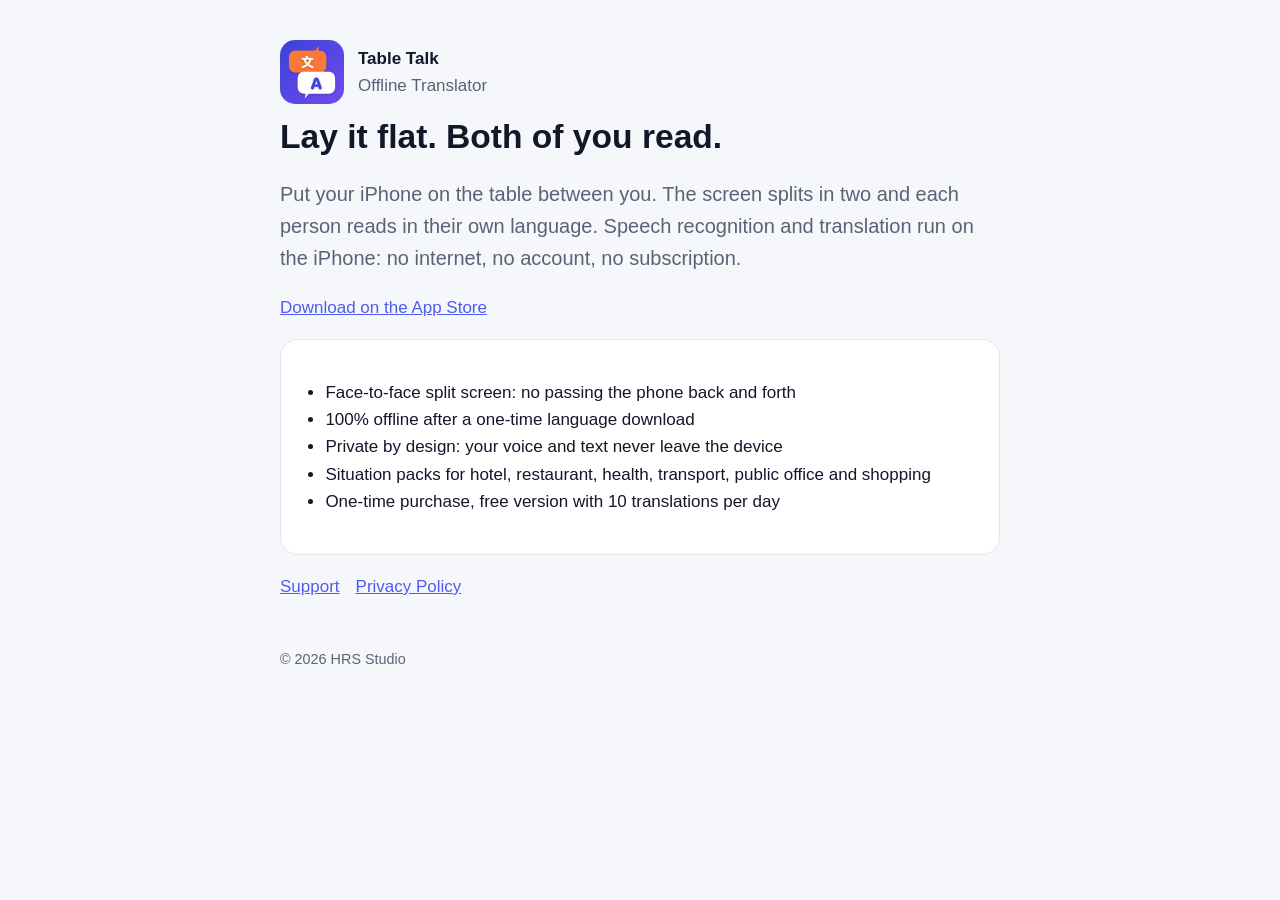
<file: index.html>
<!doctype html><html lang="en"><head><meta charset="utf-8"><meta name="viewport" content="width=device-width,initial-scale=1">
<title>Table Talk: Offline Translator</title><meta name="description" content="Put the phone flat on the table. Both of you read your own language. No internet, no account, no subscription.">
<meta name="apple-itunes-app" content="app-id=6821746787"><link rel="stylesheet" href="style.css"><link rel="icon" href="icon.png"></head>
<body><main>
<header><img src="icon.png" alt=""><div><strong>Table Talk</strong><br><span class="muted">Offline Translator</span></div></header>
<h1>Lay it flat. Both of you read.</h1>
<p class="hero">Put your iPhone on the table between you. The screen splits in two and each person reads in their own language. Speech recognition and translation run on the iPhone: no internet, no account, no subscription.</p>
<p><a href="https://apps.apple.com/app/id6821746787">Download on the App Store</a></p>
<div class="card"><ul>
<li>Face-to-face split screen: no passing the phone back and forth</li>
<li>100% offline after a one-time language download</li>
<li>Private by design: your voice and text never leave the device</li>
<li>Situation packs for hotel, restaurant, health, transport, public office and shopping</li>
<li>One-time purchase, free version with 10 translations per day</li>
</ul></div>
<nav><a href="support">Support</a><a href="privacy">Privacy Policy</a></nav>
<footer>© 2026 HRS Studio</footer>
</main></body></html>
</file>
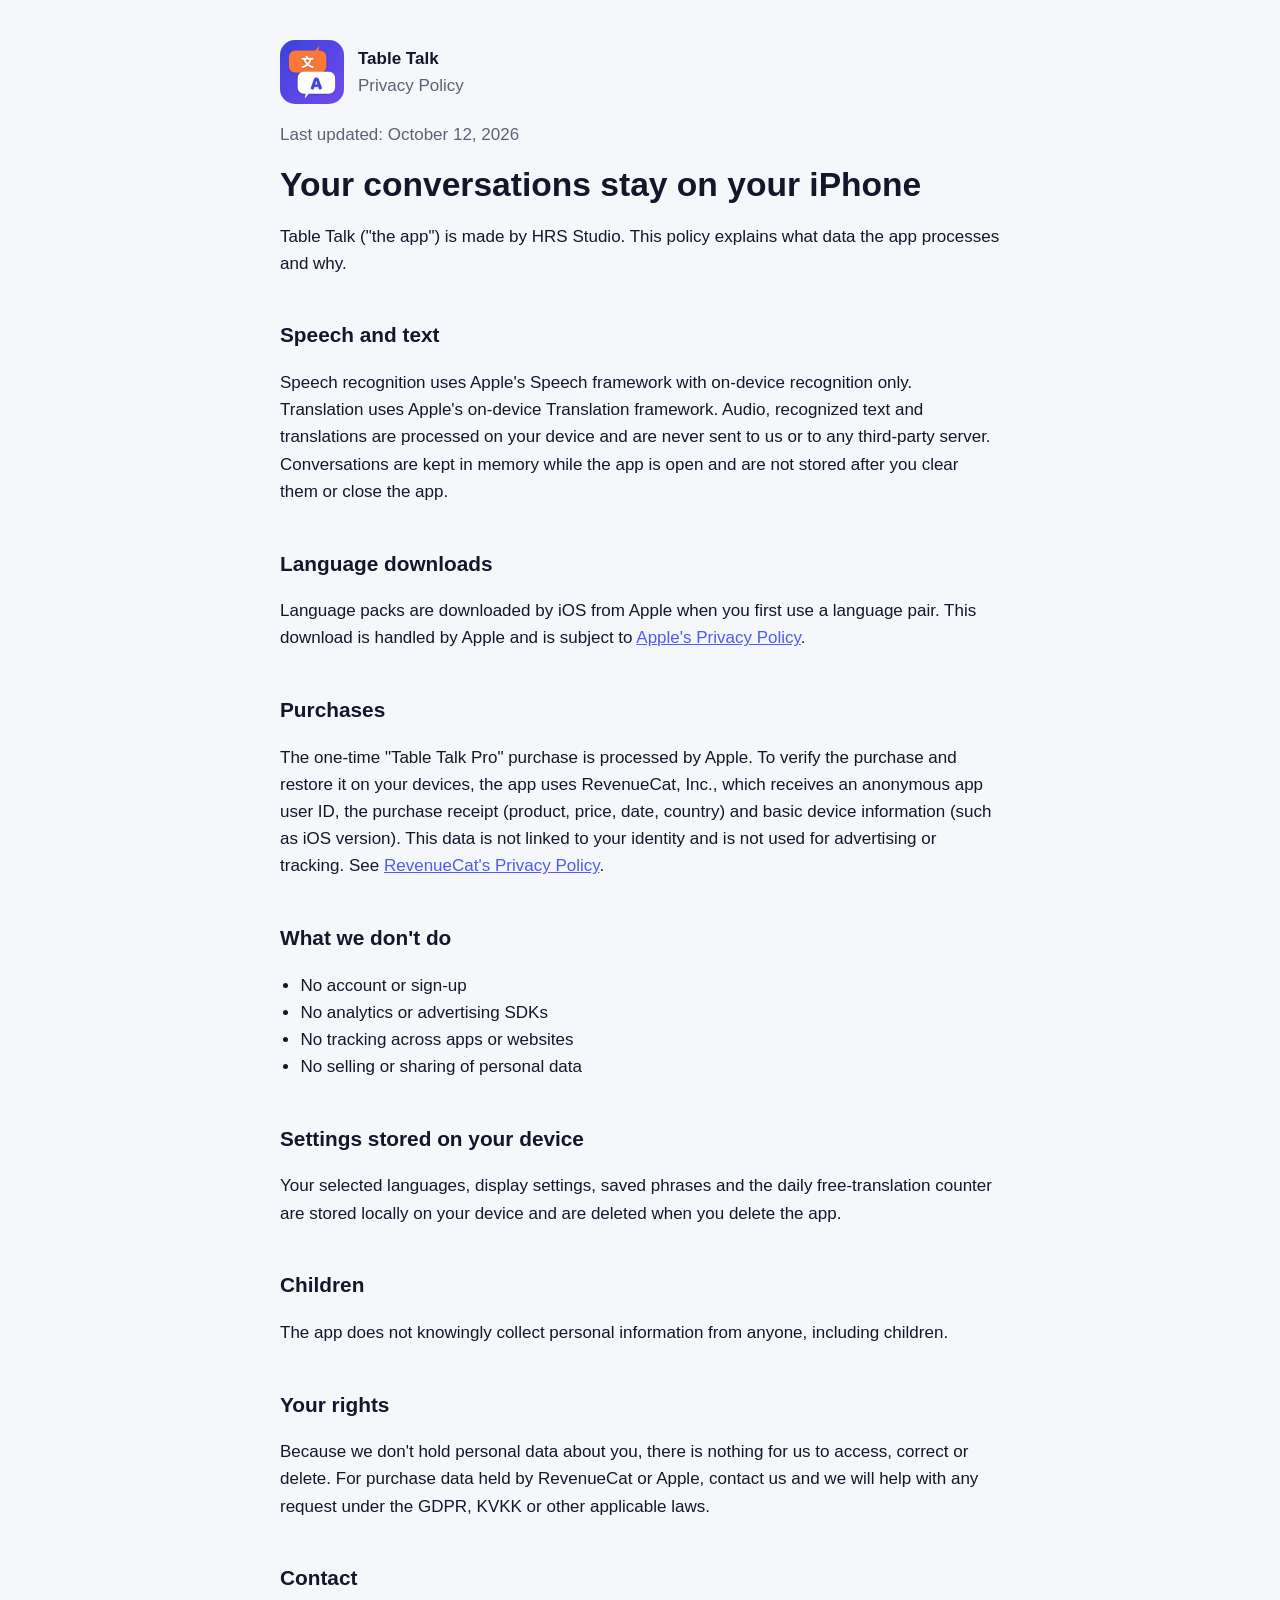
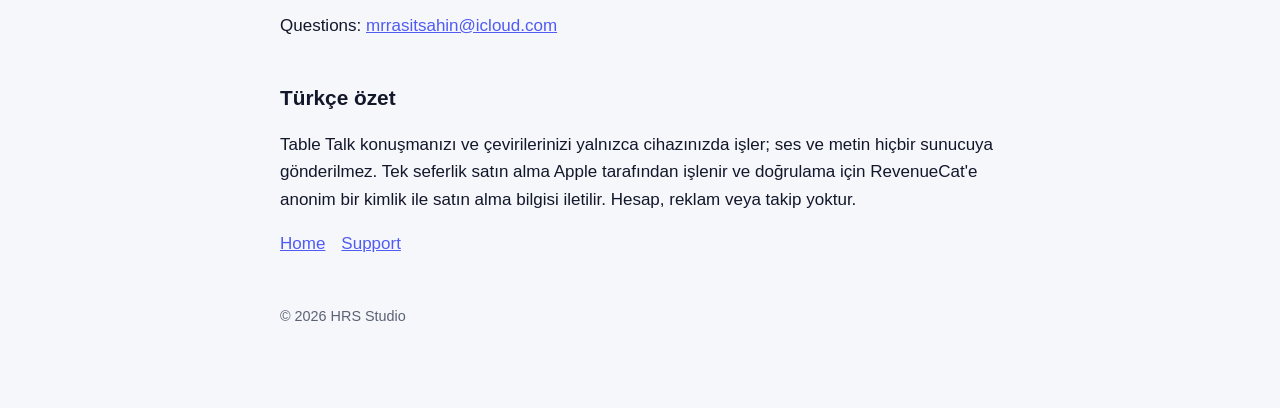
<file: privacy.html>
<!doctype html><html lang="en"><head><meta charset="utf-8"><meta name="viewport" content="width=device-width,initial-scale=1">
<title>Privacy Policy – Table Talk</title><link rel="stylesheet" href="style.css"><link rel="icon" href="icon.png"></head>
<body><main>
<header><img src="icon.png" alt=""><div><strong>Table Talk</strong><br><span class="muted">Privacy Policy</span></div></header>
<p class="muted">Last updated: October 12, 2026</p>
<h1>Your conversations stay on your iPhone</h1>
<p>Table Talk ("the app") is made by HRS Studio. This policy explains what data the app processes and why.</p>
<h2>Speech and text</h2>
<p>Speech recognition uses Apple's Speech framework with on-device recognition only. Translation uses Apple's on-device Translation framework. Audio, recognized text and translations are processed on your device and are never sent to us or to any third-party server. Conversations are kept in memory while the app is open and are not stored after you clear them or close the app.</p>
<h2>Language downloads</h2>
<p>Language packs are downloaded by iOS from Apple when you first use a language pair. This download is handled by Apple and is subject to <a href="https://www.apple.com/legal/privacy/">Apple's Privacy Policy</a>.</p>
<h2>Purchases</h2>
<p>The one-time "Table Talk Pro" purchase is processed by Apple. To verify the purchase and restore it on your devices, the app uses RevenueCat, Inc., which receives an anonymous app user ID, the purchase receipt (product, price, date, country) and basic device information (such as iOS version). This data is not linked to your identity and is not used for advertising or tracking. See <a href="https://www.revenuecat.com/privacy">RevenueCat's Privacy Policy</a>.</p>
<h2>What we don't do</h2>
<ul><li>No account or sign-up</li><li>No analytics or advertising SDKs</li><li>No tracking across apps or websites</li><li>No selling or sharing of personal data</li></ul>
<h2>Settings stored on your device</h2>
<p>Your selected languages, display settings, saved phrases and the daily free-translation counter are stored locally on your device and are deleted when you delete the app.</p>
<h2>Children</h2>
<p>The app does not knowingly collect personal information from anyone, including children.</p>
<h2>Your rights</h2>
<p>Because we don't hold personal data about you, there is nothing for us to access, correct or delete. For purchase data held by RevenueCat or Apple, contact us and we will help with any request under the GDPR, KVKK or other applicable laws.</p>
<h2>Contact</h2>
<p>Questions: <a href="mailto:mrrasitsahin@icloud.com">mrrasitsahin@icloud.com</a></p>
<h2>Türkçe özet</h2>
<p>Table Talk konuşmanızı ve çevirilerinizi yalnızca cihazınızda işler; ses ve metin hiçbir sunucuya gönderilmez. Tek seferlik satın alma Apple tarafından işlenir ve doğrulama için RevenueCat'e anonim bir kimlik ile satın alma bilgisi iletilir. Hesap, reklam veya takip yoktur.</p>
<nav><a href="./">Home</a><a href="support">Support</a></nav>
<footer>© 2026 HRS Studio</footer>
</main></body></html>
</file>
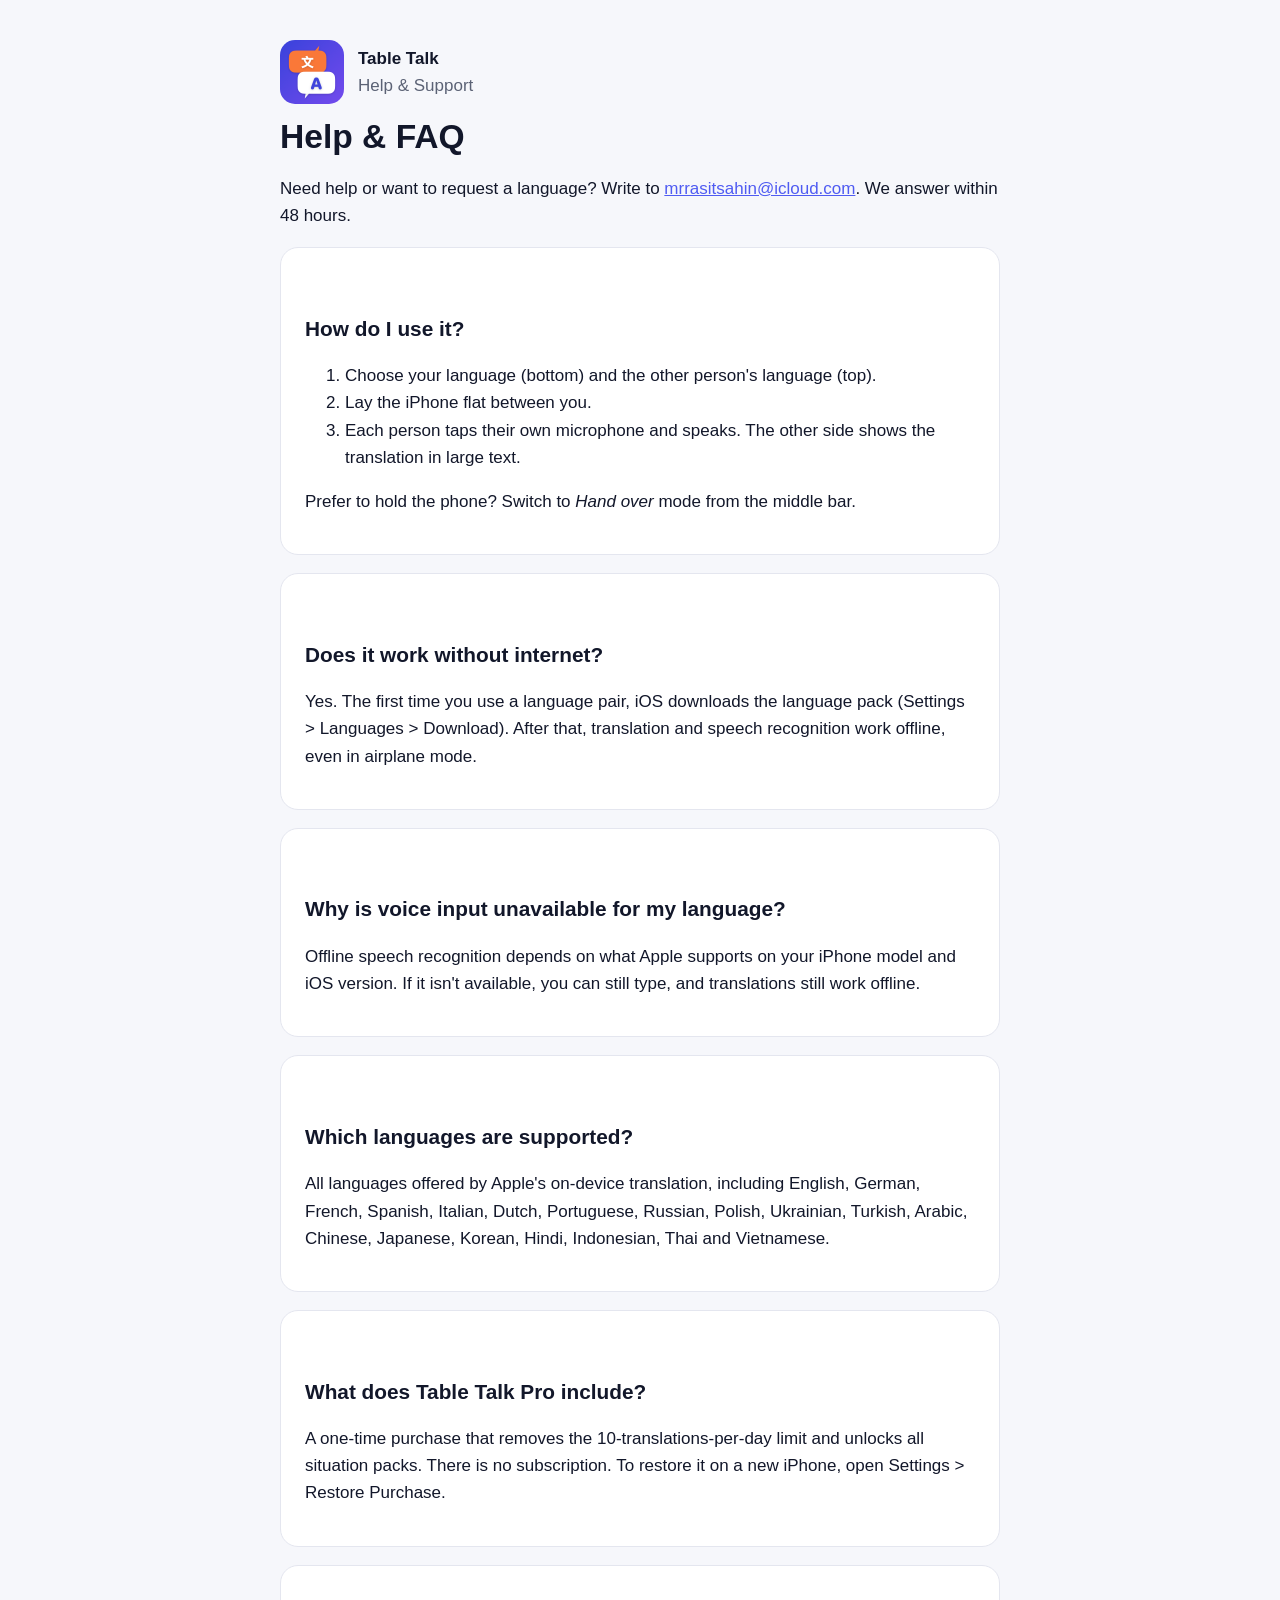
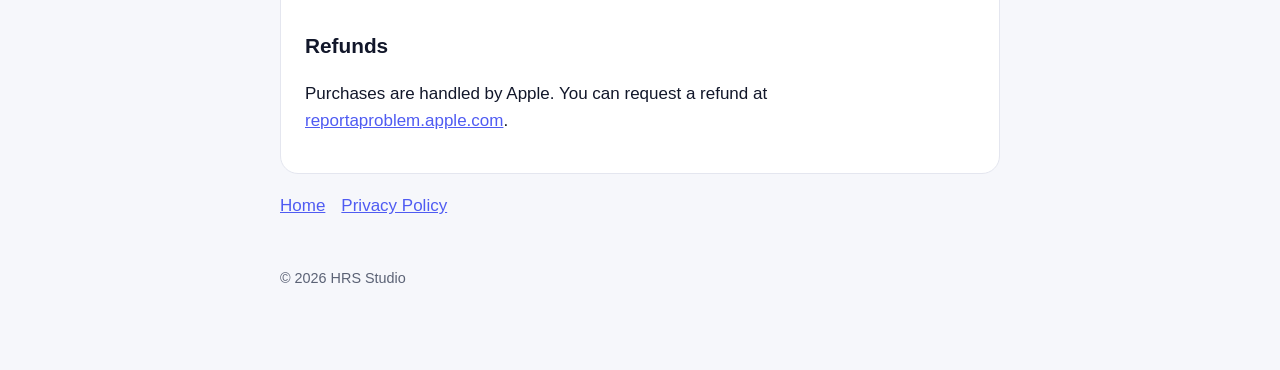
<file: support.html>
<!doctype html><html lang="en"><head><meta charset="utf-8"><meta name="viewport" content="width=device-width,initial-scale=1">
<title>Support – Table Talk</title><link rel="stylesheet" href="style.css"><link rel="icon" href="icon.png"></head>
<body><main>
<header><img src="icon.png" alt=""><div><strong>Table Talk</strong><br><span class="muted">Help & Support</span></div></header>
<h1>Help & FAQ</h1>
<p>Need help or want to request a language? Write to <a href="mailto:mrrasitsahin@icloud.com?subject=Table%20Talk%20support">mrrasitsahin@icloud.com</a>. We answer within 48 hours.</p>
<div class="card"><h2>How do I use it?</h2>
<ol><li>Choose your language (bottom) and the other person's language (top).</li><li>Lay the iPhone flat between you.</li><li>Each person taps their own microphone and speaks. The other side shows the translation in large text.</li></ol>
<p>Prefer to hold the phone? Switch to <em>Hand over</em> mode from the middle bar.</p></div>
<div class="card"><h2>Does it work without internet?</h2>
<p>Yes. The first time you use a language pair, iOS downloads the language pack (Settings &gt; Languages &gt; Download). After that, translation and speech recognition work offline, even in airplane mode.</p></div>
<div class="card"><h2>Why is voice input unavailable for my language?</h2>
<p>Offline speech recognition depends on what Apple supports on your iPhone model and iOS version. If it isn't available, you can still type, and translations still work offline.</p></div>
<div class="card"><h2>Which languages are supported?</h2>
<p>All languages offered by Apple's on-device translation, including English, German, French, Spanish, Italian, Dutch, Portuguese, Russian, Polish, Ukrainian, Turkish, Arabic, Chinese, Japanese, Korean, Hindi, Indonesian, Thai and Vietnamese.</p></div>
<div class="card"><h2>What does Table Talk Pro include?</h2>
<p>A one-time purchase that removes the 10-translations-per-day limit and unlocks all situation packs. There is no subscription. To restore it on a new iPhone, open Settings &gt; Restore Purchase.</p></div>
<div class="card"><h2>Refunds</h2>
<p>Purchases are handled by Apple. You can request a refund at <a href="https://reportaproblem.apple.com">reportaproblem.apple.com</a>.</p></div>
<nav><a href="./">Home</a><a href="privacy">Privacy Policy</a></nav>
<footer>© 2026 HRS Studio</footer>
</main></body></html>
</file>
<file: style.css>
:root{--bg:#f6f7fb;--fg:#12172a;--muted:#5b6275;--card:#fff;--accent:#4f5bf2;--line:#e4e6ef}
@media (prefers-color-scheme:dark){:root{--bg:#0e1120;--fg:#eef0f8;--muted:#a3a9bd;--card:#171b2e;--line:#262b42}}
*{box-sizing:border-box}body{margin:0;font:17px/1.6 -apple-system,BlinkMacSystemFont,"Segoe UI",sans-serif;background:var(--bg);color:var(--fg)}
main{max-width:760px;margin:0 auto;padding:40px 20px 80px}h1{font-size:2.1rem;line-height:1.2;margin:.4em 0}h2{margin-top:2em;font-size:1.3rem}
a{color:var(--accent)}.muted{color:var(--muted)}.card{background:var(--card);border:1px solid var(--line);border-radius:18px;padding:22px 24px;margin:18px 0}
header{display:flex;align-items:center;gap:14px}header img{width:64px;height:64px;border-radius:15px}nav a{margin-right:16px}
.hero{font-size:1.25rem;color:var(--muted)}ul{padding-left:1.2em}footer{margin-top:48px;font-size:.9rem;color:var(--muted)}
</file>
